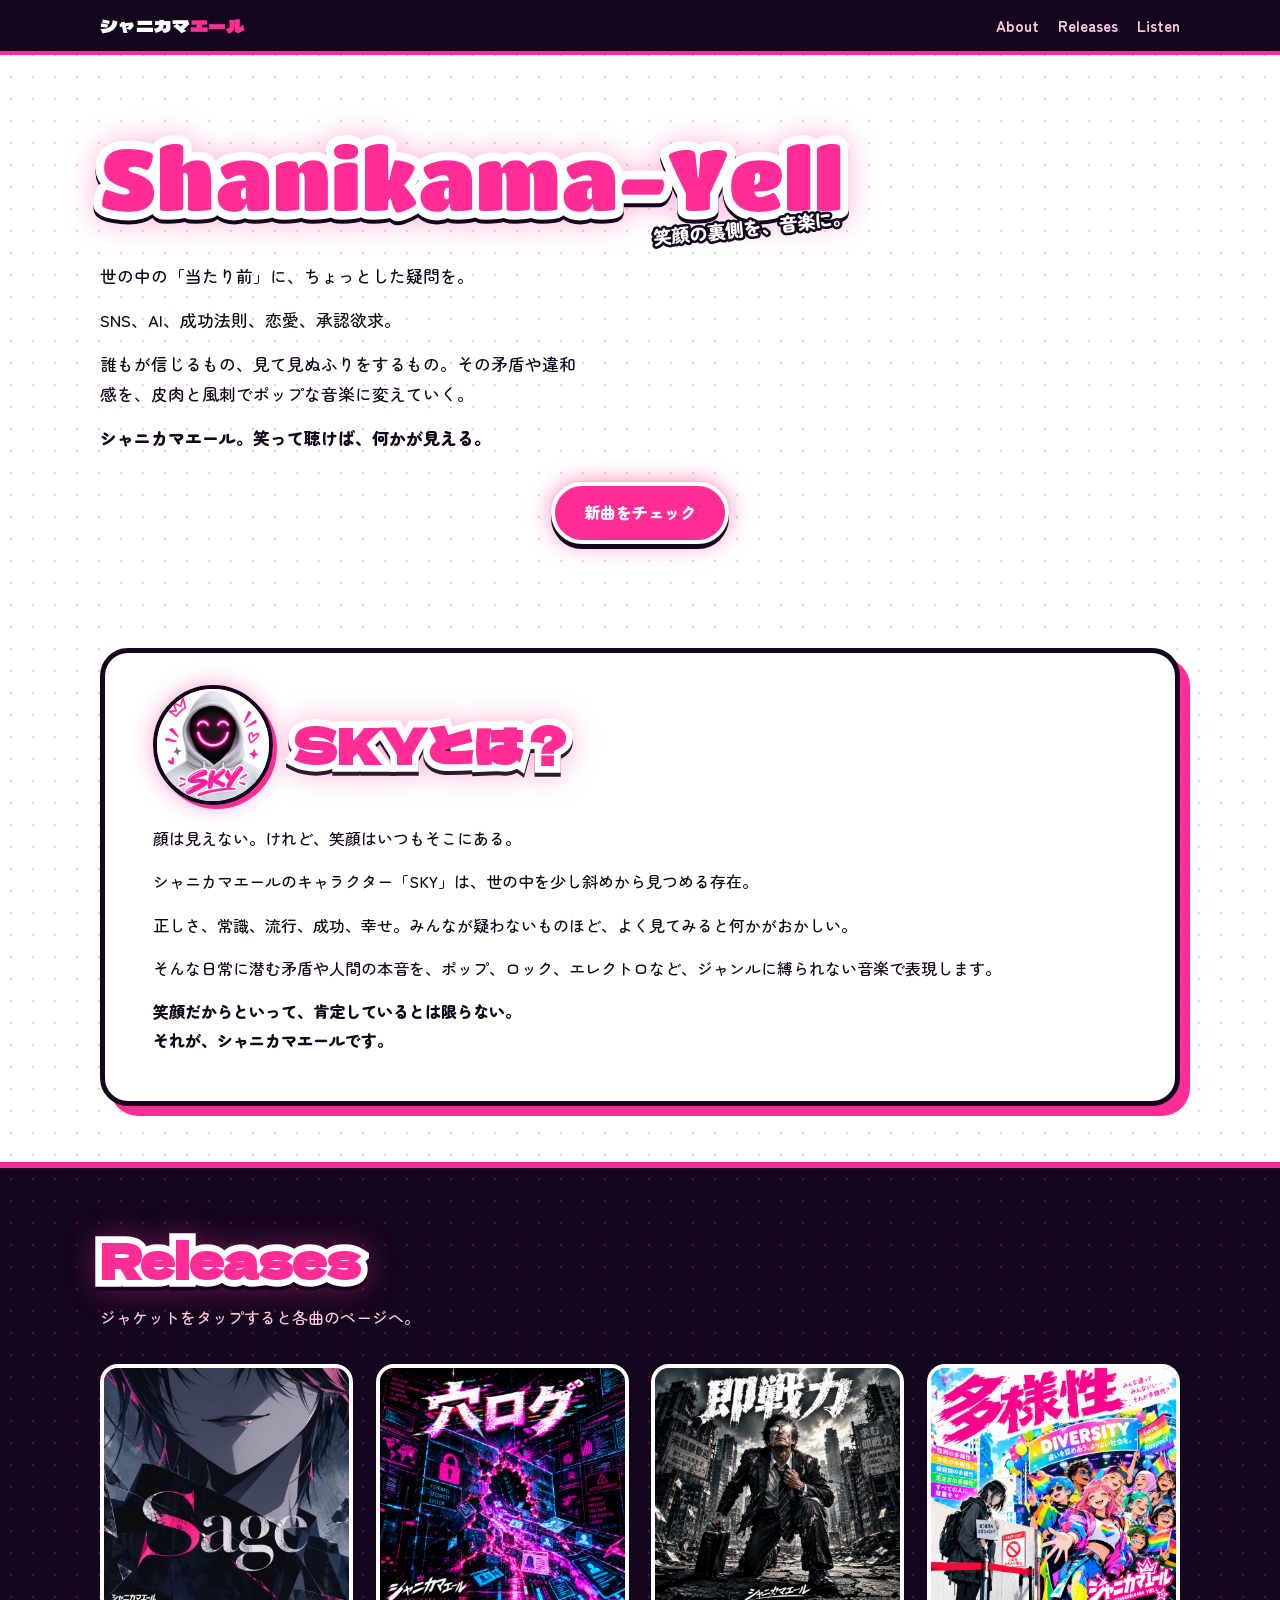
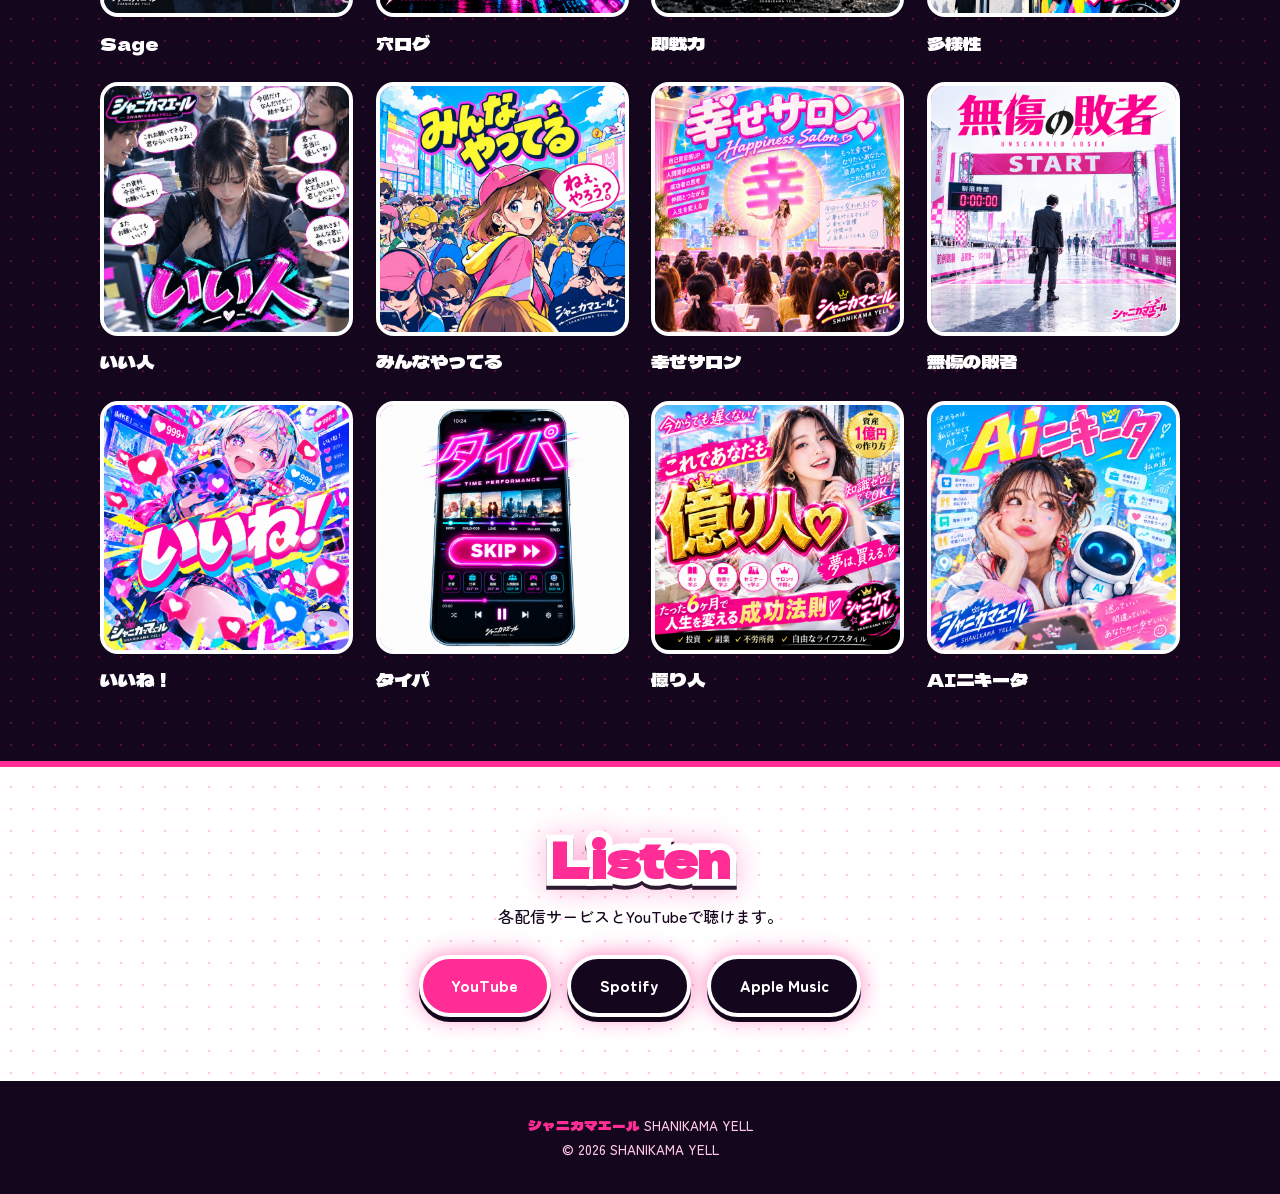
<file: index.html>
<!doctype html>
<html lang="ja">
<head>
<meta charset="utf-8">
<meta name="viewport" content="width=device-width,initial-scale=1">
<title>シャニカマエール | SHANIKAMA YELL</title>
<meta name="description" content="世の中の「当たり前」に、ちょっとした疑問を。SNS、AI、成功法則、承認欲求。その矛盾や違和感を、皮肉と風刺でポップな音楽に変える「シャニカマエール」公式サイト。">
<link rel="preconnect" href="https://fonts.googleapis.com">
<link rel="preconnect" href="https://fonts.gstatic.com" crossorigin>
<link href="https://fonts.googleapis.com/css2?family=Dela+Gothic+One&family=Titan+One&family=Zen+Maru+Gothic:wght@500;700;900&display=swap" rel="stylesheet">
<script>
/* 再読み込み時は、ハッシュ(#releasesなど)と前回のスクロール位置を使わず、必ずトップから表示する */
(function(){
  var n=performance.getEntriesByType&&performance.getEntriesByType("navigation")[0];
  if(!n||n.type!=="reload")return;
  if("scrollRestoration" in history)history.scrollRestoration="manual";
  if(location.hash)history.replaceState(null,"",location.pathname+location.search);
  window.addEventListener("load",function(){window.scrollTo(0,0);});
})();
</script>
<link rel="stylesheet" href="style.css">
</head>
<body>
<header class="site-header"><div class="wrap">
  <a class="logo" href="#top">シャニカマ<b>エール</b></a>
  <nav><a href="#about">About</a><a href="#releases">Releases</a><a href="#listen">Listen</a></nav>
</div></header>

<main id="top">
<section class="hero"><div class="wrap">
  <div>
    <div class="title">
      <h1 class="sticker">Shanikama-Yell</h1>
      <p class="catch">笑顔の裏側を、音楽に。</p>
    </div>
    <div class="copy">
      <p>世の中の「当たり前」に、ちょっとした疑問を。</p>
      <p>SNS、AI、成功法則、恋愛、承認欲求。</p>
      <p>誰もが信じるもの、見て見ぬふりをするもの。その矛盾や違和感を、皮肉と風刺でポップな音楽に変えていく。</p>
      <p class="strong">シャニカマエール。笑って聴けば、何かが見える。</p>
    </div>
    <div class="cta"><a class="btn" href="#releases">新曲をチェック</a></div>
  </div>
</div></section>

<section class="about" id="about"><div class="wrap"><div class="box">
  <div class="about-head">
    <img class="sky-mini" src="images/sky.png" alt="ピンクのネオンで笑うフード姿のキャラクター SKY" width="120" height="120">
    <h2 class="sticker">SKYとは？</h2>
  </div>
  <div class="about-body">
    <p>顔は見えない。けれど、笑顔はいつもそこにある。</p>
    <p>シャニカマエールのキャラクター「SKY」は、世の中を少し斜めから見つめる存在。</p>
    <p>正しさ、常識、流行、成功、幸せ。みんなが疑わないものほど、よく見てみると何かがおかしい。</p>
    <p>そんな日常に潜む矛盾や人間の本音を、ポップ、ロック、エレクトロなど、ジャンルに縛られない音楽で表現します。</p>
    <p class="strong">笑顔だからといって、肯定しているとは限らない。<br>それが、シャニカマエールです。</p>
  </div>
</div></div></section>

<section class="releases" id="releases"><div class="wrap">
  <h2 class="sticker">Releases</h2>
  <p class="lead">ジャケットをタップすると各曲のページへ。</p>
  <ul class="grid">
    <li class="jacket"><a href="song.html?id=sage"><div class="art"><img src="images/jackets/sage.jpg" alt="Sage ジャケット" loading="lazy"></div><h3>Sage</h3></a></li>
    <li class="jacket"><a href="song.html?id=anarogu"><div class="art"><img src="images/jackets/anarogu.jpg" alt="穴ログ ジャケット" loading="lazy"></div><h3>穴ログ</h3></a></li>
    <li class="jacket"><a href="song.html?id=sokusenryoku"><div class="art"><img src="images/jackets/sokusenryoku.jpg" alt="即戦力 ジャケット" loading="lazy"></div><h3>即戦力</h3></a></li>
    <li class="jacket"><a href="song.html?id=diversity"><div class="art"><img src="images/jackets/diversity.jpg" alt="多様性 ジャケット" loading="lazy"></div><h3>多様性</h3></a></li>
    <li class="jacket"><a href="song.html?id=iihito"><div class="art"><img src="images/jackets/iihito.jpg" alt="いい人 ジャケット" loading="lazy"></div><h3>いい人</h3></a></li>
    <li class="jacket"><a href="song.html?id=minnayatteru"><div class="art"><img src="images/jackets/minnayatteru.jpg" alt="みんなやってる ジャケット" loading="lazy"></div><h3>みんなやってる</h3></a></li>
    <li class="jacket"><a href="song.html?id=shiawase-salon"><div class="art"><img src="images/jackets/shiawase-salon.jpg" alt="幸せサロン ジャケット" loading="lazy"></div><h3>幸せサロン</h3></a></li>
    <li class="jacket"><a href="song.html?id=mukizu"><div class="art"><img src="images/jackets/mukizu.jpg" alt="無傷の敗者 ジャケット" loading="lazy"></div><h3>無傷の敗者</h3></a></li>
    <li class="jacket"><a href="song.html?id=iine"><div class="art"><img src="images/jackets/iine.jpg" alt="いいね！ ジャケット" loading="lazy"></div><h3>いいね！</h3></a></li>
    <li class="jacket"><a href="song.html?id=taipa"><div class="art"><img src="images/jackets/taipa.jpg" alt="タイパ ジャケット" loading="lazy"></div><h3>タイパ</h3></a></li>
    <li class="jacket"><a href="song.html?id=okurihito"><div class="art"><img src="images/jackets/okurihito.jpg" alt="億り人 ジャケット" loading="lazy"></div><h3>億り人</h3></a></li>
    <li class="jacket"><a href="song.html?id=ai-nikita"><div class="art"><img src="images/jackets/ai-nikita.jpg" alt="AIニキータ ジャケット" loading="lazy"></div><h3>AIニキータ</h3></a></li>
  </ul>
</div></section>

<section class="listen" id="listen"><div class="wrap">
  <h2 class="sticker">Listen</h2>
  <p>各配信サービスとYouTubeで聴けます。</p>
  <div class="links">
    <a class="btn" href="#">YouTube</a>
    <a class="btn alt" href="#">Spotify</a>
    <a class="btn alt" href="#">Apple Music</a>
  </div>
</div></section>
</main>

<footer><p><b>シャニカマエール</b> SHANIKAMA YELL</p><p>© 2026 SHANIKAMA YELL</p></footer>
</body>
</html>
</file>
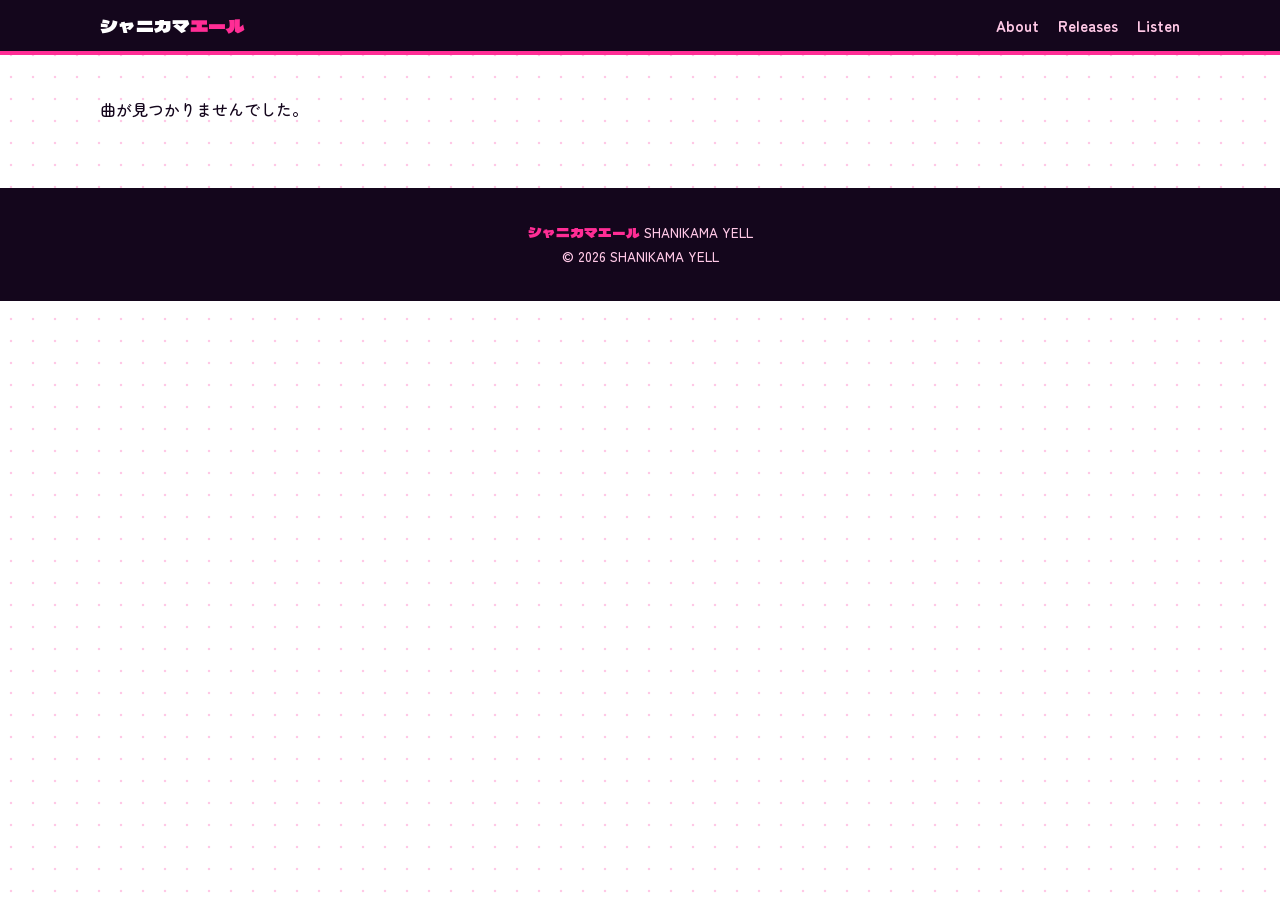
<file: song.html>
<!doctype html>
<html lang="ja">
<head>
<meta charset="utf-8">
<meta name="viewport" content="width=device-width,initial-scale=1">
<title>楽曲 | シャニカマエール</title>
<meta name="description" content="シャニカマエールの楽曲ページ。">
<link rel="preconnect" href="https://fonts.googleapis.com">
<link rel="preconnect" href="https://fonts.gstatic.com" crossorigin>
<link href="https://fonts.googleapis.com/css2?family=Dela+Gothic+One&family=Titan+One&family=Zen+Maru+Gothic:wght@500;700;900&display=swap" rel="stylesheet">
<link rel="stylesheet" href="style.css">
</head>
<body>
<header class="site-header"><div class="wrap">
  <a class="logo" href="index.html">シャニカマ<b>エール</b></a>
  <nav><a href="index.html#about">About</a><a href="index.html#releases">Releases</a><a href="index.html#listen">Listen</a></nav>
</div></header>
<main class="song-page"><div class="wrap" id="song"></div></main>
<footer><p><b>シャニカマエール</b> SHANIKAMA YELL</p><p>© 2026 SHANIKAMA YELL</p></footer>
<script src="data.js"></script>
<script src="main.js"></script>
</body>
</html>
</file>
<file: style.css>
/* シャニカマエール style.css — ネオンピンク × ステッカー白縁 × ポップ */
:root{
  --pink:#ff2d95; --pink-soft:#ffc8e6; --plum:#14061c;
  --cyan:#29d9ff; --yellow:#ffd23f; --hood:#e4e2e7; --white:#fff;
  --font-display:"Dela Gothic One","Hiragino Sans",sans-serif;
  --font-body:"Zen Maru Gothic","Hiragino Maru Gothic ProN",sans-serif;
}
*{box-sizing:border-box;margin:0}
html{scroll-behavior:smooth}
body{font-family:var(--font-body);font-weight:500;line-height:1.8;color:var(--plum);
  background:var(--white) radial-gradient(var(--pink-soft) 1.4px,transparent 1.6px) 0 0/22px 22px}
img{max-width:100%;display:block}
a{color:inherit}
:focus-visible{outline:4px solid var(--cyan);outline-offset:3px}
.wrap{width:min(1080px,92%);margin-inline:auto}

/* ステッカー文字：ピンク塗り＋白縁＋影 */
.sticker{font-family:var(--font-display);color:var(--pink);line-height:1.15;
  -webkit-text-stroke:.28em var(--white);paint-order:stroke fill;
  filter:drop-shadow(0 4px 0 rgba(20,6,28,.9)) drop-shadow(0 0 14px rgba(255,45,149,.35))}

/* header */
.site-header{position:sticky;top:0;z-index:10;background:var(--plum);border-bottom:4px solid var(--pink)}
.site-header .wrap{display:flex;justify-content:space-between;align-items:center;padding-block:.6rem}
.logo{font-family:var(--font-display);color:var(--white);text-decoration:none;font-size:1.1rem}
.logo b{color:var(--pink)}
nav{display:flex;gap:1.2rem;font-weight:700;font-size:.95rem}
nav a{color:var(--pink-soft);text-decoration:none}
nav a:hover{color:var(--white);text-shadow:0 0 10px var(--pink)}

/* hero */
.hero{padding:clamp(2rem,6vw,4.5rem) 0 3rem;overflow:hidden}
.hero .wrap{display:grid;grid-template-columns:1fr 1fr;gap:2rem;align-items:center}
.hero h1{font-size:clamp(2.6rem,8vw,5.4rem);transform:rotate(-3deg)}
.hero p{margin-top:1.6rem;font-size:1.1rem;max-width:26em}
.btn{display:inline-block;margin-top:1.4rem;padding:.8em 1.8em;border-radius:99px;
  background:var(--pink);color:var(--white);font-weight:900;text-decoration:none;
  border:4px solid var(--white);box-shadow:0 5px 0 var(--plum),0 0 22px rgba(255,45,149,.6);
  transition:transform .15s}
.btn:hover{transform:translateY(-3px) rotate(-1.5deg)}
.sky{position:relative;justify-self:center;width:min(100%,460px)}
.sky img{border-radius:50%;border:6px solid var(--white);box-shadow:0 8px 0 var(--plum),0 0 50px rgba(255,45,149,.45);
  animation:glow 3s ease-in-out infinite alternate}
.sky span{position:absolute;font-size:2.4rem;color:var(--pink);text-shadow:0 0 0 var(--white),2px 2px 0 var(--white),-2px -2px 0 var(--white)}
.sky .s1{top:2%;left:-4%}.sky .s2{top:10%;right:-3%;color:var(--cyan)}.sky .s3{bottom:6%;left:2%;color:var(--yellow)}
@keyframes glow{to{box-shadow:0 8px 0 var(--plum),0 0 80px rgba(255,45,149,.8)}}

/* about */
.about{padding:3.5rem 0}
.about .box{background:var(--white);border:5px solid var(--plum);border-radius:28px;padding:2rem clamp(1.2rem,4vw,3rem);
  box-shadow:10px 10px 0 var(--pink)}
.about h2,.releases h2,.listen h2{font-size:clamp(1.9rem,5vw,3rem);margin-bottom:1rem}
.about p+p{margin-top:1em}

/* releases：黒背景でジャケットを光らせる */
.releases{background:var(--plum);padding:4rem 0;border-block:6px solid var(--pink);
  background-image:radial-gradient(rgba(255,45,149,.25) 1.4px,transparent 1.6px);background-size:22px 22px}
.releases .lead{color:var(--pink-soft);margin-bottom:2rem}
.grid{list-style:none;padding:0;display:grid;grid-template-columns:repeat(auto-fill,minmax(220px,1fr));gap:1.4rem}
.jacket a{display:block;text-decoration:none;color:var(--white)}
.jacket .art{aspect-ratio:1;border-radius:18px;border:4px solid var(--white);overflow:hidden;
  background:linear-gradient(135deg,var(--pink),var(--cyan));box-shadow:0 0 0 0 var(--pink);transition:transform .2s,box-shadow .2s}
.jacket img{width:100%;height:100%;object-fit:cover}
.jacket a:hover .art{transform:rotate(-2deg) scale(1.03);box-shadow:0 0 28px 4px var(--pink)}
.jacket h3{margin-top:.6rem;font-family:var(--font-display);font-weight:400;font-size:1.15rem}

/* listen */
.listen{padding:4rem 0;text-align:center}
.links{display:flex;flex-wrap:wrap;gap:1rem;justify-content:center;margin-top:1.5rem}
.links .btn{margin:0}
.links .btn.alt{background:var(--plum)}

footer{background:var(--plum);color:var(--pink-soft);text-align:center;padding:2rem 1rem;font-size:.85rem}
footer b{font-family:var(--font-display);color:var(--pink);font-weight:400}

@media(max-width:760px){
  .hero .wrap{grid-template-columns:1fr;text-align:center}
  .hero p{margin-inline:auto}
  nav{gap:.8rem;font-size:.8rem}
  .logo{font-size:.9rem}
}
@media(prefers-reduced-motion:reduce){*{animation:none!important;transition:none!important}}

/* ===== Hero：ポップなタイトル（直立）＋右下に斜めキャッチを重ねる ===== */
.hero .wrap{grid-template-columns:1fr}
.hero .wrap>div{width:100%}
.title{position:relative;width:fit-content;padding-bottom:1rem;margin-bottom:1.2rem}
.hero h1.sticker{font-family:"Titan One","Dela Gothic One",sans-serif;font-weight:400;
  font-size:clamp(2rem,9.6vw,5.4rem);line-height:1.15;letter-spacing:.01em;white-space:nowrap;transform:none;
  -webkit-text-stroke:.2em var(--white);paint-order:stroke fill;
  filter:drop-shadow(0 4px 0 var(--plum)) drop-shadow(0 0 14px rgba(255,45,149,.35))}
.hero p.catch{position:absolute;right:-.4rem;bottom:0;z-index:1;margin:0;max-width:none;padding:0;
  background:none;border:0;box-shadow:none;
  color:var(--white);-webkit-text-stroke:.28em var(--plum);paint-order:stroke fill;
  font-weight:900;font-size:clamp(.9rem,3.6vw,1.15rem);line-height:1.6;white-space:nowrap;
  transform:rotate(-6deg)}
.hero .copy{max-width:30em}
.hero .copy p{margin:0 0 .8em;font-size:1.05rem;max-width:none}
.strong{font-weight:900}
.cta{display:flex;justify-content:center;margin-top:1.8rem}
.cta .btn{margin-top:0}

/* ===== About：画像の右に見出し、説明文は枠幅いっぱい ===== */
.about .box{display:block}
.about-head{display:flex;align-items:center;gap:1.2rem;margin-bottom:1.2rem}
.about-head h2{margin:0;white-space:nowrap}
.about .box p{margin:0 0 .9em}
.sky-mini{width:120px;height:120px;flex:none;object-fit:cover;border-radius:50%;border:4px solid var(--plum);
  box-shadow:4px 4px 0 var(--pink),0 0 22px rgba(255,45,149,.45)}
@media(max-width:760px){
  .hero .wrap{text-align:left}
  .sky-mini{width:84px;height:84px}
  .about h2{font-size:1.75rem}
}

/* ===== 曲ページ ===== */
.song-page{padding:2.5rem 0 4rem}
.song-top{display:grid;grid-template-columns:minmax(0,420px) 1fr;gap:2rem;align-items:start}
.song-top .art{aspect-ratio:1;border:5px solid var(--plum);border-radius:22px;overflow:hidden;
  background:linear-gradient(135deg,var(--pink),var(--cyan));box-shadow:8px 8px 0 var(--pink)}
.song-top img{width:100%;height:100%;object-fit:cover}
.song-title{font-family:var(--font-body);font-weight:900;font-size:clamp(2rem,7vw,3.4rem);line-height:1.25;color:var(--pink);
  -webkit-text-stroke:.14em var(--white);paint-order:stroke fill;filter:drop-shadow(0 3px 0 var(--plum))}
.song-desc{margin-top:1rem}
.song-links{display:flex;flex-wrap:wrap;gap:.8rem;margin-top:1.4rem}
.song-links .btn{margin:0}
.soon{margin-top:1.4rem;font-weight:700}
.video{aspect-ratio:16/9;margin-top:2.4rem;border:5px solid var(--plum);border-radius:20px;overflow:hidden;box-shadow:8px 8px 0 var(--pink)}
.video iframe{width:100%;height:100%;border:0}
.sec-title{font-family:var(--font-display);font-weight:400;color:var(--pink);margin:2.4rem 0 .8rem;
  -webkit-text-stroke:.2em var(--white);paint-order:stroke fill;filter:drop-shadow(0 3px 0 var(--plum))}
.lyrics{white-space:pre-wrap;background:var(--white);border:4px solid var(--plum);border-radius:20px;padding:1.4rem;box-shadow:6px 6px 0 var(--pink)}
.song-nav{display:flex;justify-content:space-between;gap:1rem;margin-top:2.6rem}
.song-nav .btn{margin:0;font-size:.9rem}
.btn.alt{background:var(--plum)}
.back{text-align:center;margin-top:1.8rem;font-weight:700}
@media(max-width:760px){.song-top{grid-template-columns:1fr}.song-nav{flex-direction:column}.song-nav .btn{text-align:center}}
</file>
